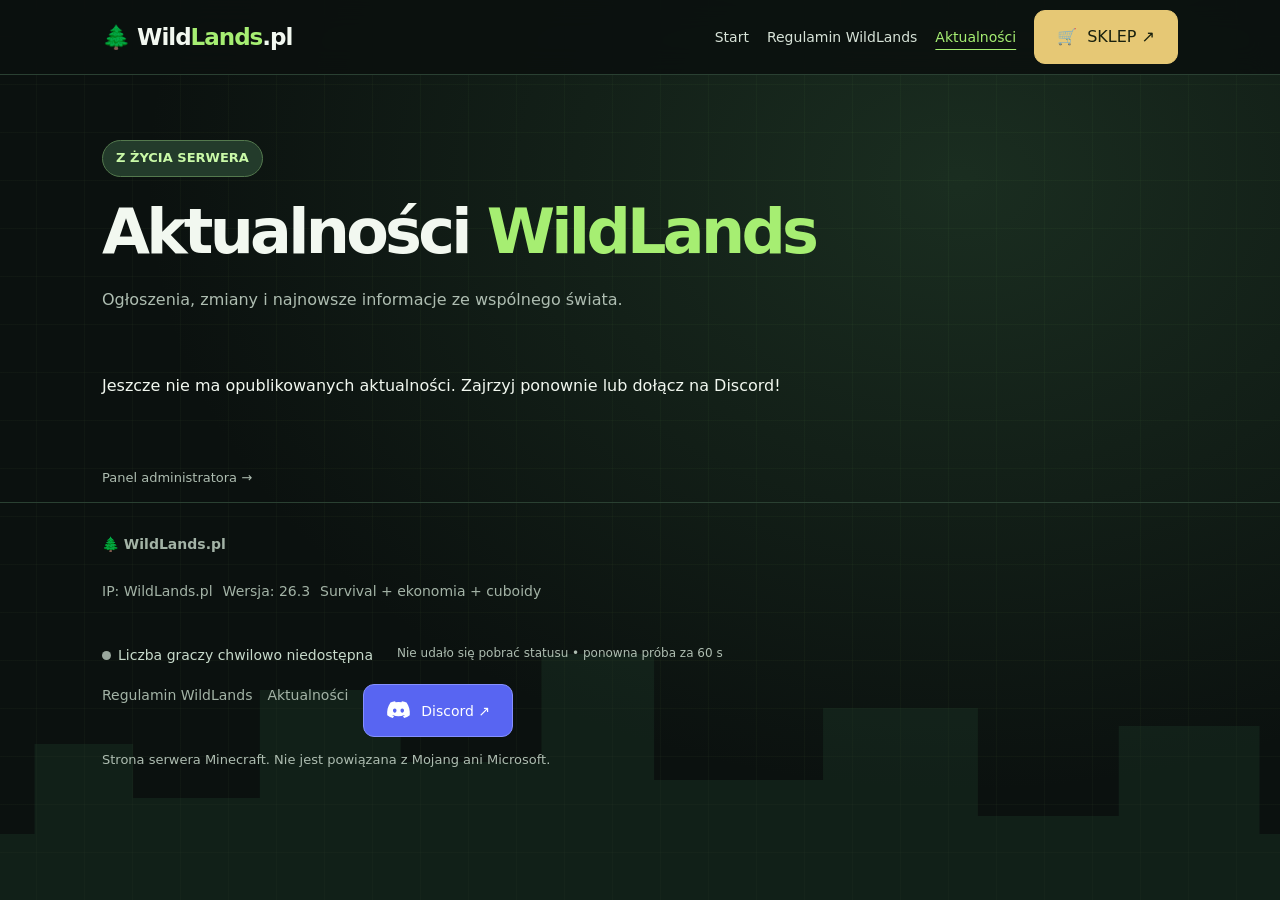
<file: aktualnosci.html>
<!doctype html><html lang="pl"><head><meta charset="utf-8"><meta name="viewport" content="width=device-width,initial-scale=1"><meta name="theme-color" content="#101b16"><meta name="description" content="WildLands.pl — Minecraft 26.3. Survival + ekonomia + cuboidy. Aktualności"><title>Aktualności — WildLands.pl</title><link rel="stylesheet" href="/style.css"><script src="/app.js" defer></script></head><body><a class="skip" href="#main">Przejdź do treści</a><div class="world" aria-hidden="true"></div><header><div class="wrap nav"><a class="logo" href="/">🌲 Wild<span>Lands</span>.pl</a><nav aria-label="Nawigacja główna"><a href="/" >Start</a><a href="/regulamin.html" >Regulamin WildLands</a><a href="/aktualnosci.html" aria-current="page">Aktualności</a><a class="shop btn" href="https://mc.wildlands.pl" target="_blank" rel="noopener noreferrer"><span class="shop-icon" aria-hidden="true">🛒</span> SKLEP ↗</a></nav></div></header><main id="main"><div class="wrap"><div class="page-head"><span class="tag">Z ŻYCIA SERWERA</span><h1>Aktualności <em>WildLands</em></h1><p class="sub">Ogłoszenia, zmiany i najnowsze informacje ze wspólnego świata.</p></div><div class="news-list" id="news"><p>Wczytywanie aktualności…</p></div><noscript><p>Włącz JavaScript, aby wyświetlić aktualności. Ogłoszenia znajdziesz również na naszym Discordzie.</p></noscript><p class="small"><a href="/admin">Panel administratora →</a></p></div></main><footer><div class="wrap"><strong>🌲 WildLands.pl</strong><div class="facts"><span>IP: WildLands.pl</span><span>Wersja: 26.3</span><span>Survival + ekonomia + cuboidy</span></div><div class="status-box"><p><span class="dot" id="dot"></span><span id="status" role="status">Sprawdzanie liczby graczy…</span></p><span class="status-note" id="status-note">Odświeżanie co 60 sekund • mcsrvstat.us</span></div><div class="links"><a href="/regulamin.html">Regulamin WildLands</a><a href="/aktualnosci.html">Aktualności</a><a class="discord btn" href="https://discord.gg/rCxju5zVEd" target="_blank" rel="noopener noreferrer"><svg viewBox="0 0 24 24" width="25" height="25" fill="currentColor" aria-hidden="true"><path d="M19.7 4.4a18 18 0 0 0-4.4-1.4l-.5 1a16 16 0 0 0-5.6 0l-.5-1a18 18 0 0 0-4.4 1.4C1.5 8.5.8 12.5 1.2 16.5a18 18 0 0 0 5.4 2.7l1.1-1.8-1.7-.8.4-.3a13 13 0 0 0 11.2 0l.4.3-1.7.8 1.1 1.8a18 18 0 0 0 5.4-2.7c.5-4.6-.8-8.6-3.1-12.1ZM8.4 14.1c-1 0-1.7-.9-1.7-2s.7-2 1.7-2 1.7.9 1.7 2-.7 2-1.7 2Zm7.2 0c-1 0-1.7-.9-1.7-2s.7-2 1.7-2 1.7.9 1.7 2-.7 2-1.7 2Z"/></svg> Discord ↗</a></div><p class="small">Strona serwera Minecraft. Nie jest powiązana z Mojang ani Microsoft.</p></div></footer></body></html>
</file>
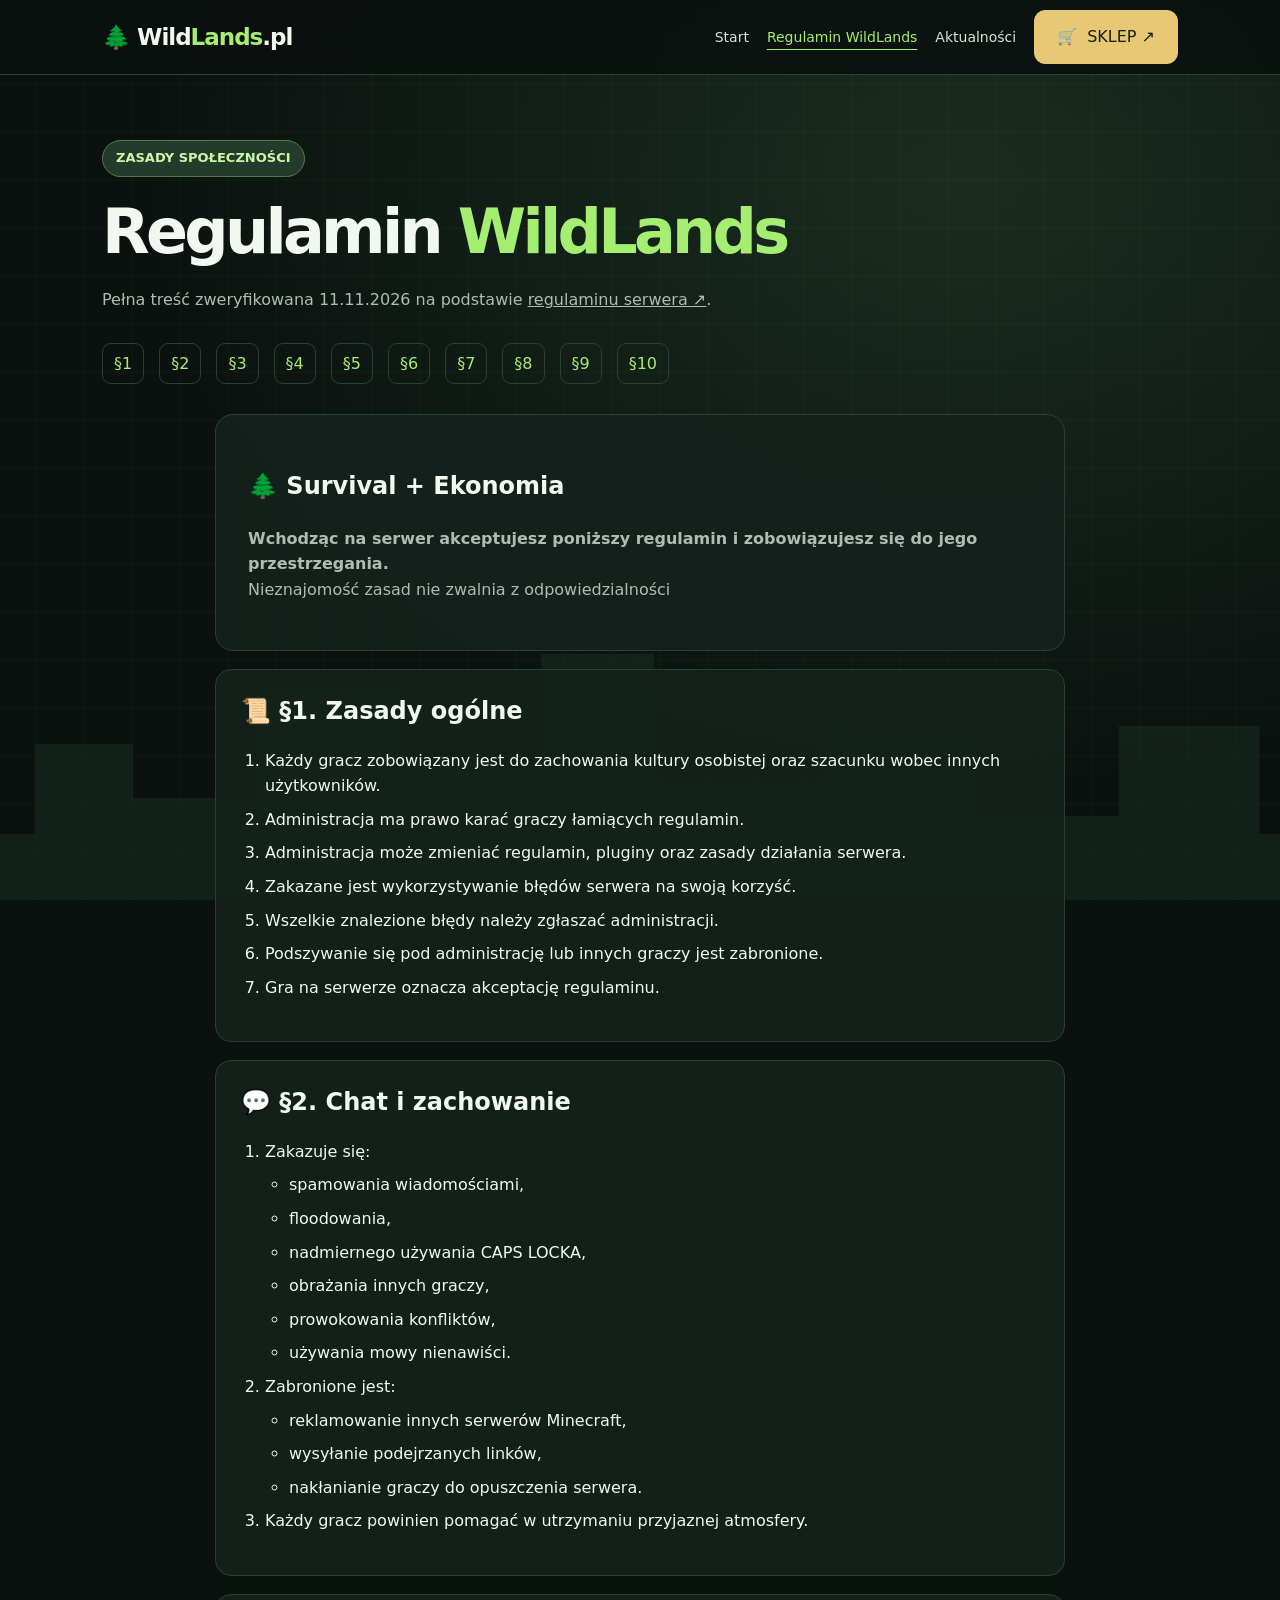
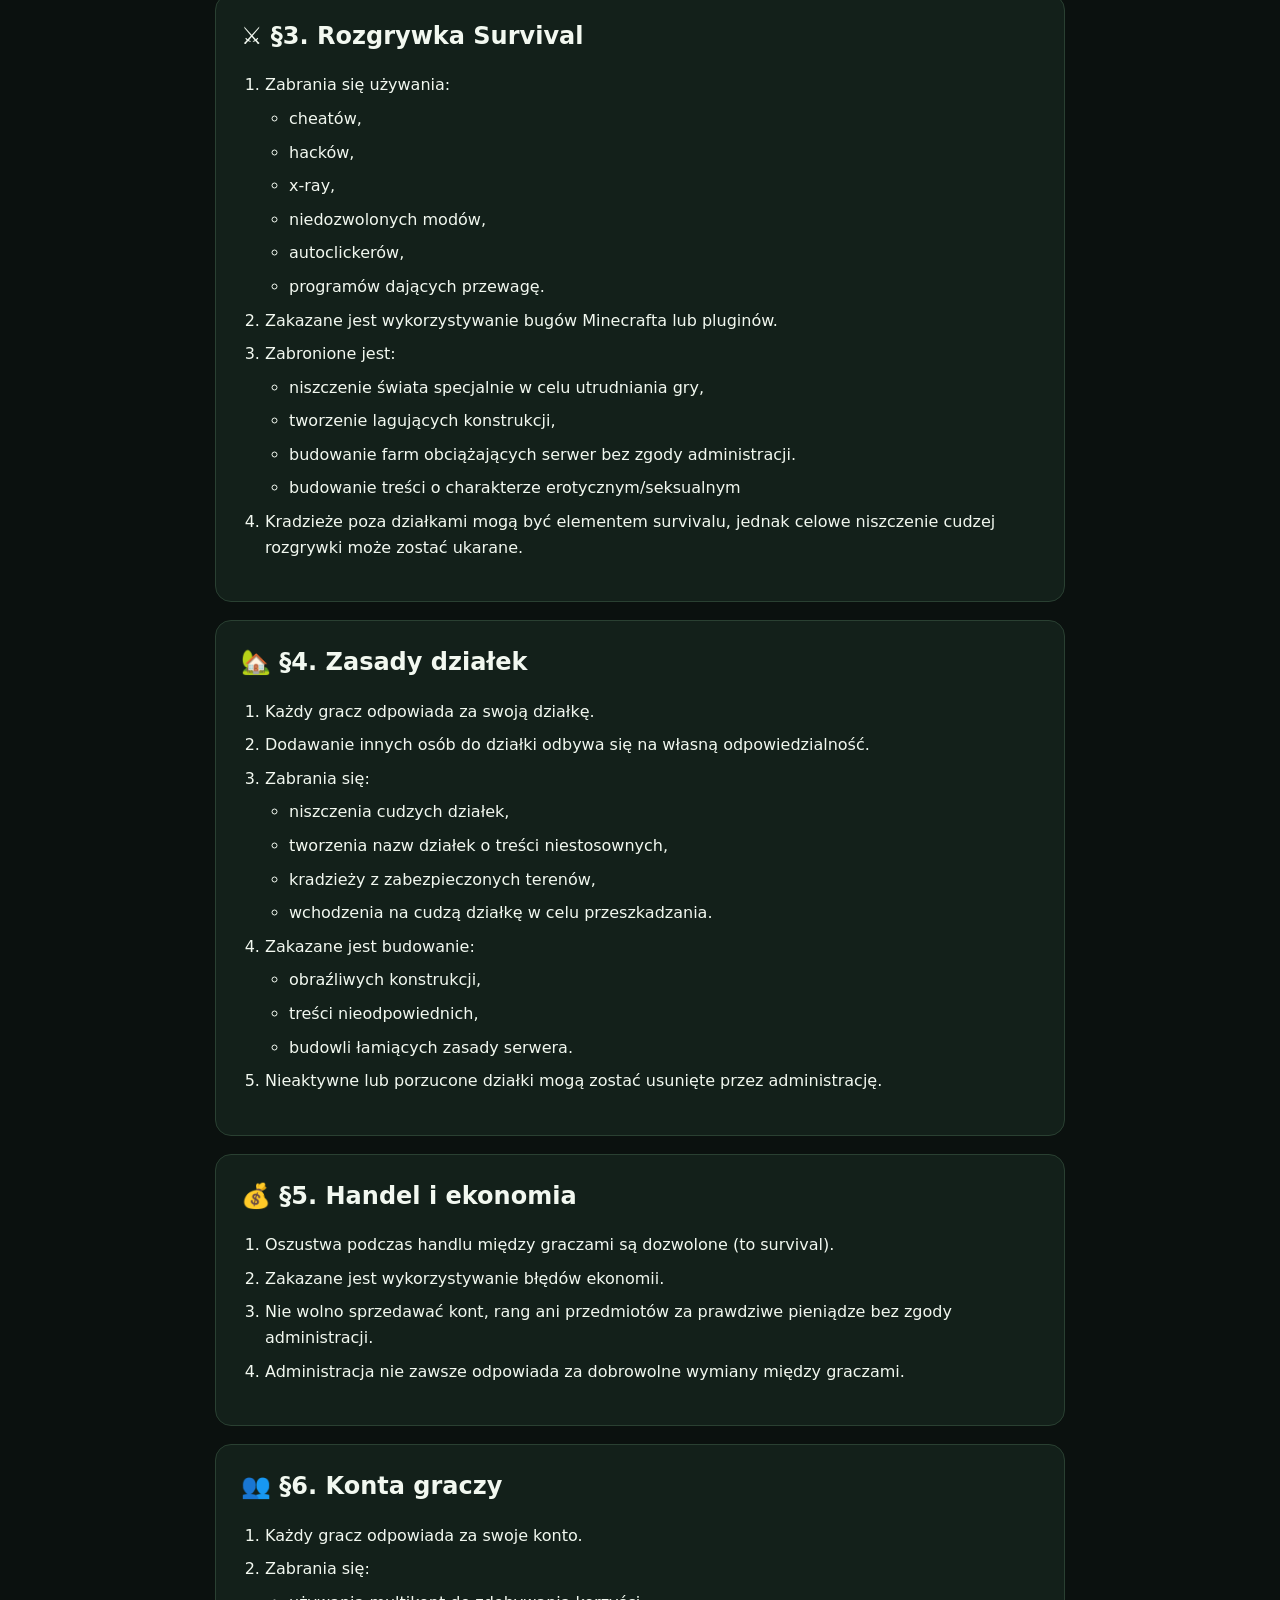
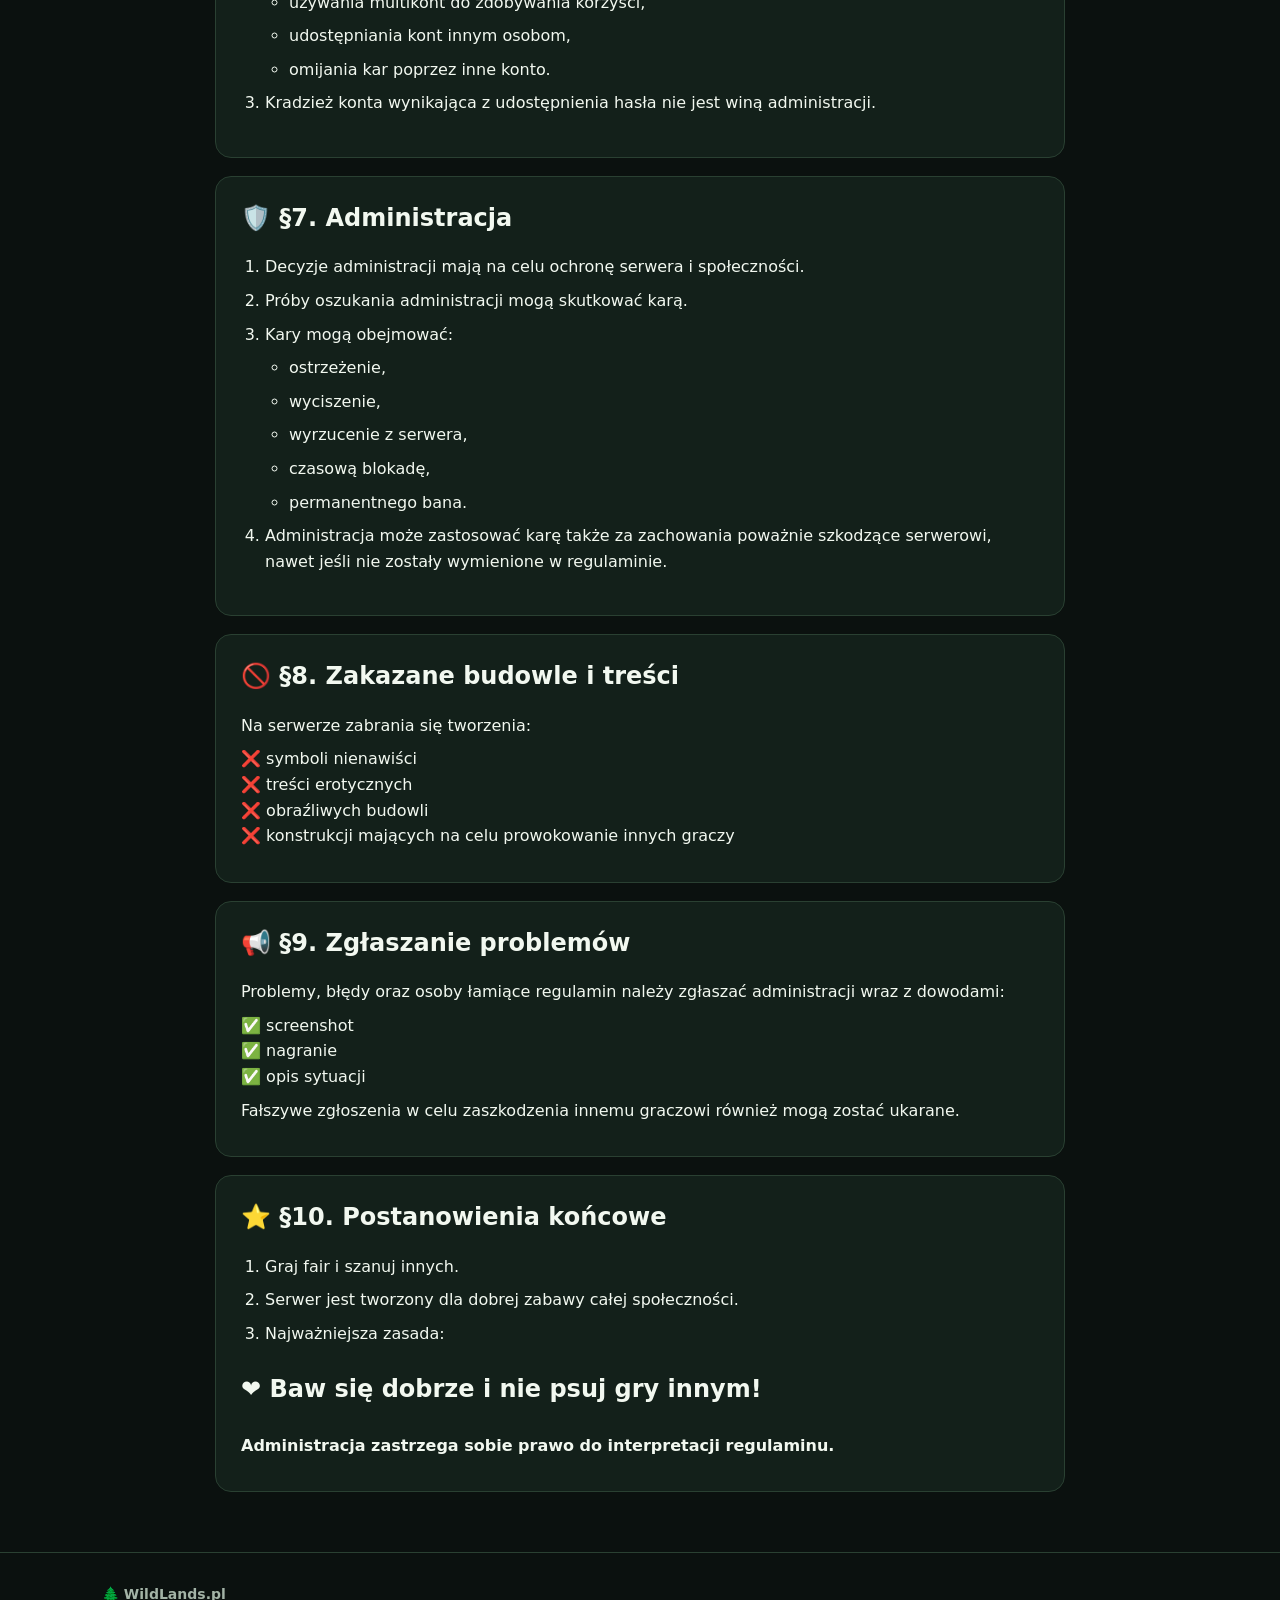
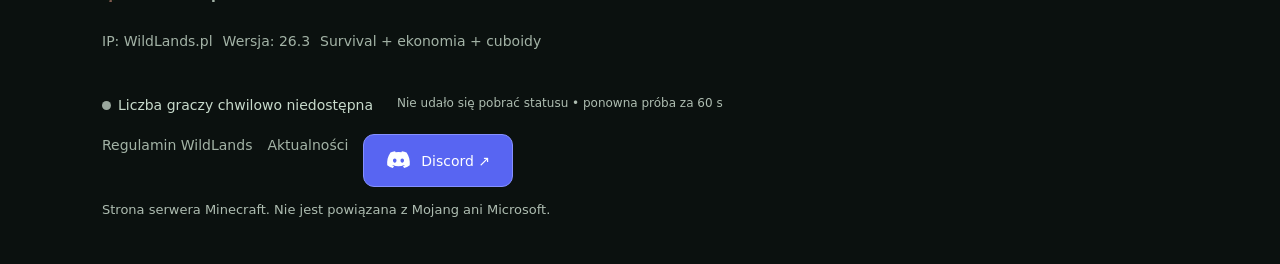
<file: regulamin.html>
<!doctype html><html lang="pl"><head><meta charset="utf-8"><meta name="viewport" content="width=device-width,initial-scale=1"><meta name="theme-color" content="#101b16"><meta name="description" content="WildLands.pl — Minecraft 26.3. Survival + ekonomia + cuboidy. Regulamin WildLands"><title>Regulamin WildLands — WildLands.pl</title><link rel="stylesheet" href="/style.css"><script src="/app.js" defer></script></head><body><a class="skip" href="#main">Przejdź do treści</a><div class="world" aria-hidden="true"></div><header><div class="wrap nav"><a class="logo" href="/">🌲 Wild<span>Lands</span>.pl</a><nav aria-label="Nawigacja główna"><a href="/" >Start</a><a href="/regulamin.html" aria-current="page">Regulamin WildLands</a><a href="/aktualnosci.html" >Aktualności</a><a class="shop btn" href="https://mc.wildlands.pl" target="_blank" rel="noopener noreferrer"><span class="shop-icon" aria-hidden="true">🛒</span> SKLEP ↗</a></nav></div></header><main id="main"><div class="wrap"><div class="page-head"><span class="tag">ZASADY SPOŁECZNOŚCI</span><h1>Regulamin <em>WildLands</em></h1><p class="sub">Pełna treść zweryfikowana 11.11.2026 na podstawie <a href="https://mc.wildlands.pl/page/9014" target="_blank" rel="noopener noreferrer"><u>regulaminu serwera ↗</u></a>.</p><div class="links"><a class="pill" href="#paragraf-1">§1</a><a class="pill" href="#paragraf-2">§2</a><a class="pill" href="#paragraf-3">§3</a><a class="pill" href="#paragraf-4">§4</a><a class="pill" href="#paragraf-5">§5</a><a class="pill" href="#paragraf-6">§6</a><a class="pill" href="#paragraf-7">§7</a><a class="pill" href="#paragraf-8">§8</a><a class="pill" href="#paragraf-9">§9</a><a class="pill" href="#paragraf-10">§10</a></div></div><article class="rules"><div class="panel"><h2>🌲 Survival + Ekonomia</h2><p><strong>Wchodząc na serwer akceptujesz poniższy regulamin i zobowiązujesz się do jego przestrzegania.</strong><br>Nieznajomość zasad nie zwalnia z odpowiedzialności</p></div><section class="rule" id="paragraf-1"><h2>📜 §1. Zasady ogólne</h2><ol><li><p>Każdy gracz zobowiązany jest do zachowania kultury osobistej oraz szacunku wobec innych użytkowników.</p></li><li><p>Administracja ma prawo karać graczy łamiących regulamin.</p></li><li><p>Administracja może zmieniać regulamin, pluginy oraz zasady działania serwera.</p></li><li><p>Zakazane jest wykorzystywanie błędów serwera na swoją korzyść.</p></li><li><p>Wszelkie znalezione błędy należy zgłaszać administracji.</p></li><li><p>Podszywanie się pod administrację lub innych graczy jest zabronione.</p></li><li><p>Gra na serwerze oznacza akceptację regulaminu.</p></li></ol></section><section class="rule" id="paragraf-2"><h2>💬 §2. Chat i zachowanie</h2><ol><li><p>Zakazuje się:</p><ul><li><p>spamowania wiadomościami,</p></li><li><p>floodowania,</p></li><li><p>nadmiernego używania CAPS LOCKA,</p></li><li><p>obrażania innych graczy,</p></li><li><p>prowokowania konfliktów,</p></li><li><p>używania mowy nienawiści.</p></li></ul></li><li><p>Zabronione jest:</p><ul><li><p>reklamowanie innych serwerów Minecraft,</p></li><li><p>wysyłanie podejrzanych linków,</p></li><li><p>nakłanianie graczy do opuszczenia serwera.</p></li></ul></li><li><p>Każdy gracz powinien pomagać w utrzymaniu przyjaznej atmosfery.</p></li></ol></section><section class="rule" id="paragraf-3"><h2>⚔️ §3. Rozgrywka Survival</h2><ol><li><p>Zabrania się używania:</p><ul><li><p>cheatów,</p></li><li><p>hacków,</p></li><li><p>x-ray,</p></li><li><p>niedozwolonych modów,</p></li><li><p>autoclickerów,</p></li><li><p>programów dających przewagę.</p></li></ul></li><li><p>Zakazane jest wykorzystywanie bugów Minecrafta lub pluginów.</p></li><li><p>Zabronione jest:</p><ul><li><p>niszczenie świata specjalnie w celu utrudniania gry,</p></li><li><p>tworzenie lagujących konstrukcji,</p></li><li><p>budowanie farm obciążających serwer bez zgody administracji.</p></li><li><p>budowanie treści o charakterze erotycznym/seksualnym</p></li></ul></li><li><p>Kradzieże poza działkami mogą być elementem survivalu, jednak celowe niszczenie cudzej rozgrywki może zostać ukarane.</p></li></ol></section><section class="rule" id="paragraf-4"><h2>🏡 §4. Zasady działek</h2><ol><li><p>Każdy gracz odpowiada za swoją działkę.</p></li><li><p>Dodawanie innych osób do działki odbywa się na własną odpowiedzialność.</p></li><li><p>Zabrania się:</p><ul><li><p>niszczenia cudzych działek,</p></li><li><p>tworzenia nazw działek o treści niestosownych,</p></li><li><p>kradzieży z zabezpieczonych terenów,</p></li><li><p>wchodzenia na cudzą działkę w celu przeszkadzania.</p></li></ul></li><li><p>Zakazane jest budowanie:</p><ul><li><p>obraźliwych konstrukcji,</p></li><li><p>treści nieodpowiednich,</p></li><li><p>budowli łamiących zasady serwera.</p></li></ul></li><li><p>Nieaktywne lub porzucone działki mogą zostać usunięte przez administrację.</p></li></ol></section><section class="rule" id="paragraf-5"><h2>💰 §5. Handel i ekonomia</h2><ol><li><p>Oszustwa podczas handlu między graczami są dozwolone (to survival).</p></li><li><p>Zakazane jest wykorzystywanie błędów ekonomii.</p></li><li><p>Nie wolno sprzedawać kont, rang ani przedmiotów za prawdziwe pieniądze bez zgody administracji.</p></li><li><p>Administracja nie zawsze odpowiada za dobrowolne wymiany między graczami.</p></li></ol></section><section class="rule" id="paragraf-6"><h2>👥 §6. Konta graczy</h2><ol><li><p>Każdy gracz odpowiada za swoje konto.</p></li><li><p>Zabrania się:</p><ul><li><p>używania multikont do zdobywania korzyści,</p></li><li><p>udostępniania kont innym osobom,</p></li><li><p>omijania kar poprzez inne konto.</p></li></ul></li><li><p>Kradzież konta wynikająca z udostępnienia hasła nie jest winą administracji.</p></li></ol></section><section class="rule" id="paragraf-7"><h2>🛡️ §7. Administracja</h2><ol><li><p>Decyzje administracji mają na celu ochronę serwera i społeczności.</p></li><li><p>Próby oszukania administracji mogą skutkować karą.</p></li><li><p>Kary mogą obejmować:</p><ul><li><p>ostrzeżenie,</p></li><li><p>wyciszenie,</p></li><li><p>wyrzucenie z serwera,</p></li><li><p>czasową blokadę,</p></li><li><p>permanentnego bana.</p></li></ul></li><li><p>Administracja może zastosować karę także za zachowania poważnie szkodzące serwerowi, nawet jeśli nie zostały wymienione w regulaminie.</p></li></ol></section><section class="rule" id="paragraf-8"><h2>🚫 §8. Zakazane budowle i treści</h2><p>Na serwerze zabrania się tworzenia:</p><p>❌ symboli nienawiści<br>❌ treści erotycznych<br>❌ obraźliwych budowli<br>❌ konstrukcji mających na celu prowokowanie innych graczy</p></section><section class="rule" id="paragraf-9"><h2>📢 §9. Zgłaszanie problemów</h2><p>Problemy, błędy oraz osoby łamiące regulamin należy zgłaszać administracji wraz z dowodami:</p><p>✅ screenshot<br>✅ nagranie<br>✅ opis sytuacji</p><p>Fałszywe zgłoszenia w celu zaszkodzenia innemu graczowi również mogą zostać ukarane.</p></section><section class="rule" id="paragraf-10"><h2>⭐ §10. Postanowienia końcowe</h2><ol><li><p>Graj fair i szanuj innych.</p></li><li><p>Serwer jest tworzony dla dobrej zabawy całej społeczności.</p></li><li><p>Najważniejsza zasada:</p></li></ol><h3>❤️ Baw się dobrze i nie psuj gry innym!</h3><p><strong>Administracja zastrzega sobie prawo do interpretacji regulaminu.</strong></p></section></article></div></main><footer><div class="wrap"><strong>🌲 WildLands.pl</strong><div class="facts"><span>IP: WildLands.pl</span><span>Wersja: 26.3</span><span>Survival + ekonomia + cuboidy</span></div><div class="status-box"><p><span class="dot" id="dot"></span><span id="status" role="status">Sprawdzanie liczby graczy…</span></p><span class="status-note" id="status-note">Odświeżanie co 60 sekund • mcsrvstat.us</span></div><div class="links"><a href="/regulamin.html">Regulamin WildLands</a><a href="/aktualnosci.html">Aktualności</a><a class="discord btn" href="https://discord.gg/rCxju5zVEd" target="_blank" rel="noopener noreferrer"><svg viewBox="0 0 24 24" width="25" height="25" fill="currentColor" aria-hidden="true"><path d="M19.7 4.4a18 18 0 0 0-4.4-1.4l-.5 1a16 16 0 0 0-5.6 0l-.5-1a18 18 0 0 0-4.4 1.4C1.5 8.5.8 12.5 1.2 16.5a18 18 0 0 0 5.4 2.7l1.1-1.8-1.7-.8.4-.3a13 13 0 0 0 11.2 0l.4.3-1.7.8 1.1 1.8a18 18 0 0 0 5.4-2.7c.5-4.6-.8-8.6-3.1-12.1ZM8.4 14.1c-1 0-1.7-.9-1.7-2s.7-2 1.7-2 1.7.9 1.7 2-.7 2-1.7 2Zm7.2 0c-1 0-1.7-.9-1.7-2s.7-2 1.7-2 1.7.9 1.7 2-.7 2-1.7 2Z"/></svg> Discord ↗</a></div><p class="small">Strona serwera Minecraft. Nie jest powiązana z Mojang ani Microsoft.</p></div></footer></body></html>
</file>
<file: style.css>
:root{--bg:#0b110f;--panel:#15221c;--green:#a6ee72;--muted:#aebdb1;--line:#2a4032}*{box-sizing:border-box}html{scroll-behavior:smooth}body{margin:0;background:var(--bg);color:#f2f8f0;font:16px/1.6 system-ui,-apple-system,Segoe UI,sans-serif}a{color:inherit;text-decoration:none}.wrap{max-width:1120px;margin:auto;padding:0 22px}header{position:sticky;top:0;background:#0b110fe9;backdrop-filter:blur(14px);border-bottom:1px solid var(--line);z-index:3}.nav{display:flex;align-items:center;justify-content:space-between;gap:18px;min-height:74px}.logo{font-size:23px;font-weight:900;letter-spacing:-1px}.logo span{color:var(--green)}nav{display:flex;gap:22px;flex-wrap:wrap}nav a{font-size:14px;color:#d7e3d8}nav a:hover{color:var(--green)}.hero{position:relative;overflow:hidden;padding:105px 0 100px;background:radial-gradient(ellipse at 75% 25%,#31583a 0%,transparent 45%),linear-gradient(160deg,#101d16,#0b110f)}.hero:after{content:'';position:absolute;inset:0;opacity:.12;background-image:linear-gradient(#a6ee7222 1px,transparent 1px),linear-gradient(90deg,#a6ee7222 1px,transparent 1px);background-size:36px 36px;pointer-events:none}.hero .wrap{position:relative;z-index:1}.tag{display:inline-block;padding:7px 13px;border:1px solid #54794e;border-radius:100px;background:#233b2b;color:#c9f9a7;font-weight:700;font-size:13px}h1{font-size:clamp(46px,8vw,86px);letter-spacing:-.06em;line-height:1.07;margin:22px 0}h1 em{font-style:normal;color:var(--green)}.lead{max-width:660px;font-size:19px;color:#c4d2c6}.actions{display:flex;gap:12px;flex-wrap:wrap;margin-top:28px}.btn{border:1px solid #4a6950;background:#1b2c21;color:white;padding:13px 22px;border-radius:11px;font-weight:800;cursor:pointer;font:inherit}.btn.primary{background:var(--green);color:#132014;border-color:var(--green)}.btn:hover{filter:brightness(1.13)}.status{margin-top:25px;color:#b4c6b7;font-size:14px}.dot{display:inline-block;width:9px;height:9px;border-radius:50%;background:#9aa79d;margin-right:7px}.dot.on{background:#7de388}.section{padding:78px 0}.section h2{font-size:clamp(29px,4vw,42px);letter-spacing:-.04em;margin:0 0 12px}.sub{color:var(--muted);margin:0 0 30px}.cards{display:grid;grid-template-columns:repeat(3,1fr);gap:16px}.card{background:linear-gradient(155deg,#1a2b21,#111d17);border:1px solid var(--line);padding:26px;border-radius:17px}.card .emoji{font-size:31px}.card h3{margin:14px 0 8px;font-size:21px}.card p{color:var(--muted);margin:0}.alt{background:#101a14}.panel{padding:32px;border:1px solid var(--line);border-radius:18px;background:var(--panel)}.panel p{color:var(--muted)}.two{display:grid;grid-template-columns:1fr 1fr;gap:18px}.small{font-size:13px;color:var(--muted)}footer{border-top:1px solid var(--line);padding:30px 0;color:#a3b3a6;font-size:14px}.links{display:flex;gap:15px;flex-wrap:wrap}.pill{display:inline-block;border:1px solid var(--line);padding:7px 11px;border-radius:9px;color:var(--green)}@media(max-width:720px){.nav{align-items:flex-start;padding-top:15px;padding-bottom:15px;flex-direction:column;gap:8px}nav{gap:14px}.hero{padding:72px 0}.cards,.two{grid-template-columns:1fr}.section{padding:55px 0}}

body{isolation:isolate;overflow-wrap:anywhere}.world{position:fixed;inset:0;z-index:-1;overflow:hidden;pointer-events:none;background:radial-gradient(ellipse at 75% 20%,#31583a66,transparent 60%),#0b110f}.world:before{content:'';position:absolute;inset:-60px;background:linear-gradient(#a6ee7208 1px,transparent 1px),linear-gradient(90deg,#a6ee7208 1px,transparent 1px);background-size:48px 48px;animation:drift 28s linear infinite}.world:after{content:'';position:absolute;bottom:-60px;left:-5%;width:110%;height:40vh;opacity:.32;background:#213f2c;clip-path:polygon(0 65%,7% 65%,7% 40%,14% 40%,14% 55%,23% 55%,23% 25%,33% 25%,33% 45%,43% 45%,43% 15%,51% 15%,51% 50%,63% 50%,63% 30%,74% 30%,74% 60%,84% 60%,84% 35%,94% 35%,94% 65%,100% 65%,100% 100%,0 100%);animation:sway 14s ease-in-out infinite alternate}.hero,.alt{background:transparent}.card,.panel{background:#15221ceF}.hero:after{display:none}.nav{flex-wrap:wrap}nav{align-items:center;gap:18px}nav a[aria-current=page]{color:var(--green);text-decoration:underline;text-underline-offset:7px}.discord,.shop{display:inline-flex;align-items:center;gap:10px}.discord{background:#5865f2;border-color:#8590ff}.discord svg{animation:sway 3s ease-in-out infinite alternate}.shop{color:#18200e;background:#e6c875;border-color:#e6c875;position:relative;overflow:hidden}.shop:after{content:'';position:absolute;inset:-60% auto -60% -45%;width:25%;background:#ffffff55;transform:rotate(25deg);animation:shine 6s infinite}.shop-icon{display:inline-block;animation:sway 2.6s ease-in-out infinite alternate}.facts{display:flex;gap:10px;flex-wrap:wrap;margin:24px 0}.page-head{padding:65px 0 30px}.page-head h1{font-size:clamp(36px,6vw,62px)}.rules{max-width:850px;margin:0 auto 60px}.rule{margin:18px 0;padding:25px;border:1px solid var(--line);border-radius:16px;background:#15221cf2}.rule h2{font-size:24px;line-height:1.35;margin:0 0 20px}.rule p{margin:8px 0}.rule li{margin:8px 0}.rule ol,.rule ul{padding-left:24px}.rule h3{font-size:24px}.skip{position:fixed;top:-100px;left:15px;background:var(--green);color:#132014;padding:10px;z-index:10}.skip:focus{top:10px}:focus-visible{outline:3px solid #e6c875;outline-offset:5px}.news-list{display:grid;gap:20px;margin-bottom:70px}.news-list time{color:var(--green);font-size:14px}.news-list p{white-space:pre-line}.section[id]{scroll-margin-top:150px}.status-box{display:flex;flex-wrap:wrap;gap:8px 24px;padding:18px 0;color:#c7dacb}.status-box p{margin:0}.status-note{font-size:12px;color:var(--muted)}@keyframes drift{to{transform:translate(48px,48px)}}@keyframes sway{to{transform:translateY(-7px)}}@keyframes shine{0%,75%{left:-45%}100%{left:145%}}@media(max-width:720px){nav{gap:12px}.hero{padding:50px 0}.page-head{padding-top:35px}.rule{padding:20px}.wrap{padding:0 18px}.nav{min-height:0}.logo{font-size:22px}.rule h2{font-size:21px}}@media(prefers-reduced-motion:reduce){*,*:before,*:after{animation:none!important;scroll-behavior:auto!important}}
</file>
